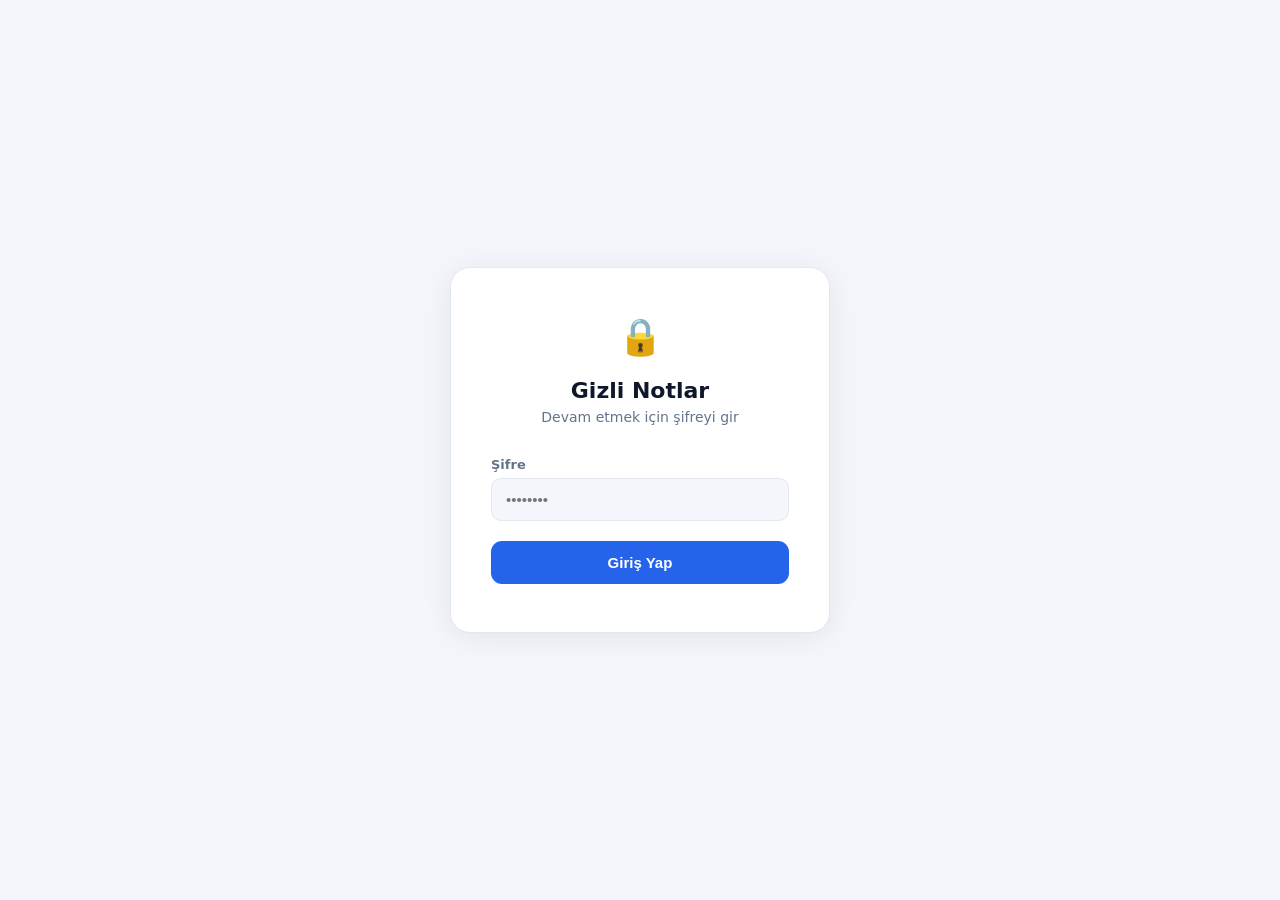
<file: yusuf21/index.html>
<!doctype html>
<html lang="tr">
<head>
  <meta charset="utf-8"/>
  <meta name="viewport" content="width=device-width, initial-scale=1"/>
  <title>Giriş</title>
  <meta name="robots" content="noindex, nofollow, noarchive, nosnippet"/>
  <style>
    *,*::before,*::after{box-sizing:border-box;margin:0;padding:0}
    :root{
      --bg:#f4f6fb;--surface:#fff;--border:#e2e8f0;
      --text:#0f172a;--muted:#64748b;--blue:#2563eb;--red:#ef4444;
      --green:#16a34a;--yellow:#f59e0b;
    }
    body{font-family:system-ui,'Inter',sans-serif;background:var(--bg);color:var(--text);min-height:100vh;-webkit-font-smoothing:antialiased}

    /* ── LOGIN ── */
    #login{
      display:flex;align-items:center;justify-content:center;
      min-height:100vh;padding:24px;
    }
    .login-box{
      background:var(--surface);border:1px solid var(--border);
      border-radius:20px;padding:48px 40px;width:100%;max-width:380px;
      box-shadow:0 4px 32px rgba(0,0,0,.08);
    }
    .login-icon{font-size:36px;margin-bottom:20px;text-align:center}
    .login-box h1{font-size:22px;font-weight:800;margin-bottom:6px;text-align:center}
    .login-box p{color:var(--muted);font-size:14px;text-align:center;margin-bottom:32px}
    .field label{display:block;font-size:13px;font-weight:600;margin-bottom:6px;color:var(--muted)}
    .field input{
      width:100%;padding:12px 14px;border-radius:10px;
      border:1.5px solid var(--border);background:var(--bg);
      font-size:15px;color:var(--text);outline:none;
      transition:border-color .2s,box-shadow .2s;
    }
    .field input:focus{border-color:var(--blue);box-shadow:0 0 0 3px rgba(37,99,235,.12)}
    .err{
      margin-top:12px;padding:10px 14px;border-radius:8px;
      background:#fef2f2;border:1px solid #fecaca;
      color:var(--red);font-size:13px;font-weight:500;display:none;
    }
    .btn-login{
      width:100%;margin-top:20px;padding:13px;border-radius:11px;
      background:var(--blue);color:#fff;font-size:15px;font-weight:700;
      border:none;cursor:pointer;transition:background .2s,transform .15s;
    }
    .btn-login:hover{background:#1d4ed8;transform:translateY(-1px)}
    .btn-login:active{transform:translateY(0)}

    /* ── APP ── */
    #app{display:none;min-height:100vh;flex-direction:column}
    .topbar{
      position:sticky;top:0;z-index:10;
      background:rgba(244,246,251,.92);backdrop-filter:blur(12px);
      border-bottom:1px solid var(--border);
      display:flex;align-items:center;justify-content:space-between;
      padding:0 24px;height:60px;
    }
    .topbar-title{font-size:16px;font-weight:800;letter-spacing:-.3px}
    .topbar-actions{display:flex;gap:8px;align-items:center}
    .btn-sm{
      padding:7px 14px;border-radius:8px;font-size:13px;font-weight:600;
      border:1px solid var(--border);background:var(--surface);
      color:var(--text);cursor:pointer;transition:all .2s;
    }
    .btn-sm:hover{background:var(--bg);border-color:#c7d2e0}
    .btn-new{
      background:var(--blue);color:#fff;border-color:transparent;
    }
    .btn-new:hover{background:#1d4ed8;border-color:transparent}
    .btn-logout{color:var(--muted)}

    .main{flex:1;padding:24px;max-width:900px;margin:0 auto;width:100%}

    /* ── EMPTY ── */
    .empty{
      text-align:center;padding:80px 24px;color:var(--muted);
    }
    .empty-icon{font-size:48px;margin-bottom:16px}
    .empty h2{font-size:18px;font-weight:700;color:var(--text);margin-bottom:8px}
    .empty p{font-size:14px}

    /* ── NOTES GRID ── */
    .notes-grid{
      display:grid;
      grid-template-columns:repeat(auto-fill,minmax(260px,1fr));
      gap:16px;
    }
    .note-card{
      background:var(--surface);border:1.5px solid var(--border);
      border-radius:16px;padding:20px;cursor:pointer;
      transition:all .2s;position:relative;
    }
    .note-card:hover{border-color:rgba(37,99,235,.3);box-shadow:0 4px 20px rgba(37,99,235,.08);transform:translateY(-2px)}
    .note-card-title{font-size:15px;font-weight:700;margin-bottom:8px;
      white-space:nowrap;overflow:hidden;text-overflow:ellipsis}
    .note-card-body{
      font-size:13px;color:var(--muted);line-height:1.6;
      display:-webkit-box;-webkit-line-clamp:4;-webkit-box-orient:vertical;overflow:hidden;
    }
    .note-card-date{font-size:11px;color:#94a3b8;margin-top:12px}
    .note-card-del{
      position:absolute;top:12px;right:12px;
      width:28px;height:28px;border-radius:8px;
      background:transparent;border:none;cursor:pointer;
      color:#94a3b8;font-size:16px;
      display:flex;align-items:center;justify-content:center;
      opacity:0;transition:all .15s;
    }
    .note-card:hover .note-card-del{opacity:1}
    .note-card-del:hover{background:#fef2f2;color:var(--red)}

    /* ── MODAL ── */
    .modal-backdrop{
      position:fixed;inset:0;background:rgba(15,23,42,.4);
      backdrop-filter:blur(4px);z-index:50;
      display:flex;align-items:center;justify-content:center;
      padding:20px;opacity:0;pointer-events:none;
      transition:opacity .2s;
    }
    .modal-backdrop.open{opacity:1;pointer-events:all}
    .modal{
      background:var(--surface);border-radius:20px;
      width:100%;max-width:640px;max-height:90vh;
      display:flex;flex-direction:column;
      box-shadow:0 20px 60px rgba(0,0,0,.15);
      transform:scale(.96) translateY(10px);
      transition:transform .25s;
    }
    .modal-backdrop.open .modal{transform:scale(1) translateY(0)}
    .modal-head{
      display:flex;align-items:center;gap:10px;
      padding:20px 24px 0;
    }
    .modal-head input{
      flex:1;font-size:18px;font-weight:800;border:none;
      outline:none;background:transparent;color:var(--text);
      font-family:inherit;
    }
    .modal-head input::placeholder{color:#cbd5e1}
    .modal-close{
      width:32px;height:32px;border-radius:8px;
      border:1px solid var(--border);background:transparent;
      cursor:pointer;font-size:18px;color:var(--muted);
      display:flex;align-items:center;justify-content:center;
      transition:all .15s;flex-shrink:0;
    }
    .modal-close:hover{background:var(--bg)}
    .modal textarea{
      flex:1;margin:16px 24px;padding:0;
      border:none;outline:none;resize:none;
      font-size:15px;line-height:1.75;color:var(--text);
      font-family:inherit;background:transparent;
      min-height:240px;
    }
    .modal textarea::placeholder{color:#cbd5e1}
    .modal-foot{
      display:flex;justify-content:flex-end;gap:10px;
      padding:16px 24px;border-top:1px solid var(--border);
    }
    .btn-save{
      padding:10px 24px;border-radius:10px;
      background:var(--blue);color:#fff;font-size:14px;font-weight:700;
      border:none;cursor:pointer;transition:background .2s;
    }
    .btn-save:hover{background:#1d4ed8}
    .btn-cancel{
      padding:10px 20px;border-radius:10px;
      background:transparent;color:var(--muted);font-size:14px;font-weight:600;
      border:1px solid var(--border);cursor:pointer;transition:all .2s;
    }
    .btn-cancel:hover{background:var(--bg)}

    /* ── CONFIRM ── */
    .confirm-backdrop{
      position:fixed;inset:0;background:rgba(15,23,42,.5);
      backdrop-filter:blur(4px);z-index:60;
      display:flex;align-items:center;justify-content:center;
      padding:20px;opacity:0;pointer-events:none;transition:opacity .2s;
    }
    .confirm-backdrop.open{opacity:1;pointer-events:all}
    .confirm-box{
      background:var(--surface);border-radius:16px;padding:28px;
      width:100%;max-width:340px;text-align:center;
      box-shadow:0 20px 60px rgba(0,0,0,.2);
    }
    .confirm-box h3{font-size:17px;font-weight:800;margin-bottom:8px}
    .confirm-box p{font-size:14px;color:var(--muted);margin-bottom:24px}
    .confirm-btns{display:flex;gap:10px;justify-content:center}
    .btn-danger{
      padding:10px 22px;border-radius:9px;
      background:var(--red);color:#fff;font-size:14px;font-weight:700;
      border:none;cursor:pointer;transition:background .2s;
    }
    .btn-danger:hover{background:#dc2626}

    @media(max-width:480px){
      .login-box{padding:32px 24px}
      .main{padding:16px}
    }
  </style>
</head>
<body>

<!-- LOGIN -->
<div id="login">
  <div class="login-box">
    <div class="login-icon">🔒</div>
    <h1>Gizli Notlar</h1>
    <p>Devam etmek için şifreyi gir</p>
    <div class="field">
      <label>Şifre</label>
      <input type="password" id="pw" placeholder="••••••••" autocomplete="off"/>
    </div>
    <div class="err" id="err">Hatalı şifre. Tekrar dene.</div>
    <button class="btn-login" onclick="doLogin()">Giriş Yap</button>
  </div>
</div>

<!-- APP -->
<div id="app">
  <header class="topbar">
    <div class="topbar-title">📒 Notlarım</div>
    <div class="topbar-actions">
      <button class="btn-sm btn-new" onclick="openModal()">+ Yeni Not</button>
      <button class="btn-sm btn-logout" onclick="doLogout()">Çıkış</button>
    </div>
  </header>
  <main class="main" id="main"></main>
</div>

<!-- NOTE MODAL -->
<div class="modal-backdrop" id="modal-backdrop">
  <div class="modal">
    <div class="modal-head">
      <input type="text" id="note-title" placeholder="Başlık…" maxlength="120"/>
      <button class="modal-close" onclick="closeModal()">✕</button>
    </div>
    <textarea id="note-body" placeholder="Notunu buraya yaz…"></textarea>
    <div class="modal-foot">
      <button class="btn-cancel" onclick="closeModal()">İptal</button>
      <button class="btn-save" onclick="saveNote()">Kaydet</button>
    </div>
  </div>
</div>

<!-- DELETE CONFIRM -->
<div class="confirm-backdrop" id="confirm-backdrop">
  <div class="confirm-box">
    <h3>Notu Sil</h3>
    <p>Bu not kalıcı olarak silinecek. Emin misin?</p>
    <div class="confirm-btns">
      <button class="btn-cancel" onclick="closeConfirm()">Vazgeç</button>
      <button class="btn-danger" onclick="confirmDelete()">Sil</button>
    </div>
  </div>
</div>

<script>
const HASH = '844a08d45799eb6693082dc393b6bf1c35269d1f2fc132ecb4ddde611d2383cc';
const STORE_KEY = 'nx_' + HASH.slice(0,12);
const SESSION_KEY = 'nx_s';

async function sha256(str){
  const buf = await crypto.subtle.digest('SHA-256', new TextEncoder().encode(str));
  return Array.from(new Uint8Array(buf)).map(b=>b.toString(16).padStart(2,'0')).join('');
}

let notes = [];
let editingId = null;
let deletingId = null;

(async()=>{
  if(sessionStorage.getItem(SESSION_KEY)==='1'){
    await unlock();
  }
})();

document.getElementById('pw').addEventListener('keydown', e=>{ if(e.key==='Enter') doLogin(); });

async function doLogin(){
  const val = document.getElementById('pw').value;
  const h = await sha256(val);
  if(h === HASH){
    sessionStorage.setItem(SESSION_KEY,'1');
    await unlock();
  } else {
    const err = document.getElementById('err');
    err.style.display='block';
    document.getElementById('pw').value='';
    document.getElementById('pw').focus();
    setTimeout(()=>err.style.display='none', 3000);
  }
}

async function unlock(){
  document.getElementById('login').style.display='none';
  document.getElementById('app').style.display='flex';
  loadNotes();
  render();
}

function doLogout(){
  sessionStorage.removeItem(SESSION_KEY);
  location.reload();
}

function loadNotes(){
  try{ notes = JSON.parse(localStorage.getItem(STORE_KEY)||'[]'); }
  catch{ notes=[]; }
}

function saveNotes(){
  localStorage.setItem(STORE_KEY, JSON.stringify(notes));
}

function render(){
  const el = document.getElementById('main');
  if(notes.length===0){
    el.innerHTML=`
      <div class="empty">
        <div class="empty-icon">📝</div>
        <h2>Henüz not yok</h2>
        <p>Yeni Not butonuyla ilk notunu oluştur.</p>
      </div>`;
    return;
  }
  el.innerHTML=`<div class="notes-grid">${notes.map(n=>`
    <div class="note-card" onclick="openModal('${n.id}')">
      <div class="note-card-title">${esc(n.title||'Başlıksız')}</div>
      <div class="note-card-body">${esc(n.body||'')}</div>
      <div class="note-card-date">${fmtDate(n.updated)}</div>
      <button class="note-card-del" onclick="askDelete(event,'${n.id}')" title="Sil">🗑</button>
    </div>`).join('')}</div>`;
}

function openModal(id){
  editingId = id||null;
  const n = id ? notes.find(x=>x.id===id) : null;
  document.getElementById('note-title').value = n ? n.title : '';
  document.getElementById('note-body').value  = n ? n.body  : '';
  document.getElementById('modal-backdrop').classList.add('open');
  setTimeout(()=>(n
    ? document.getElementById('note-body')
    : document.getElementById('note-title')).focus(), 80);
}

function closeModal(){
  document.getElementById('modal-backdrop').classList.remove('open');
  editingId=null;
}

document.getElementById('modal-backdrop').addEventListener('click', e=>{
  if(e.target===e.currentTarget) closeModal();
});

function saveNote(){
  const title = document.getElementById('note-title').value.trim();
  const body  = document.getElementById('note-body').value.trim();
  if(!title && !body) return;
  if(editingId){
    const n = notes.find(x=>x.id===editingId);
    if(n){ n.title=title; n.body=body; n.updated=Date.now(); }
  } else {
    notes.unshift({id:uid(), title, body, created:Date.now(), updated:Date.now()});
  }
  saveNotes();
  render();
  closeModal();
}

function askDelete(e, id){
  e.stopPropagation();
  deletingId=id;
  document.getElementById('confirm-backdrop').classList.add('open');
}
function closeConfirm(){
  document.getElementById('confirm-backdrop').classList.remove('open');
  deletingId=null;
}
function confirmDelete(){
  notes=notes.filter(x=>x.id!==deletingId);
  saveNotes(); render(); closeConfirm();
}

document.addEventListener('keydown', e=>{
  if(e.key==='Escape'){
    if(document.getElementById('confirm-backdrop').classList.contains('open')) closeConfirm();
    else closeModal();
  }
});

function uid(){ return Date.now().toString(36)+Math.random().toString(36).slice(2); }
function esc(s){ return s.replace(/&/g,'&amp;').replace(/</g,'&lt;').replace(/>/g,'&gt;').replace(/"/g,'&quot;'); }
function fmtDate(ts){
  const d=new Date(ts);
  return d.toLocaleDateString('tr-TR',{day:'2-digit',month:'short',year:'numeric'})
    +' · '+d.toLocaleTimeString('tr-TR',{hour:'2-digit',minute:'2-digit'});
}
<\/script>
</body>
</html>
</file>
